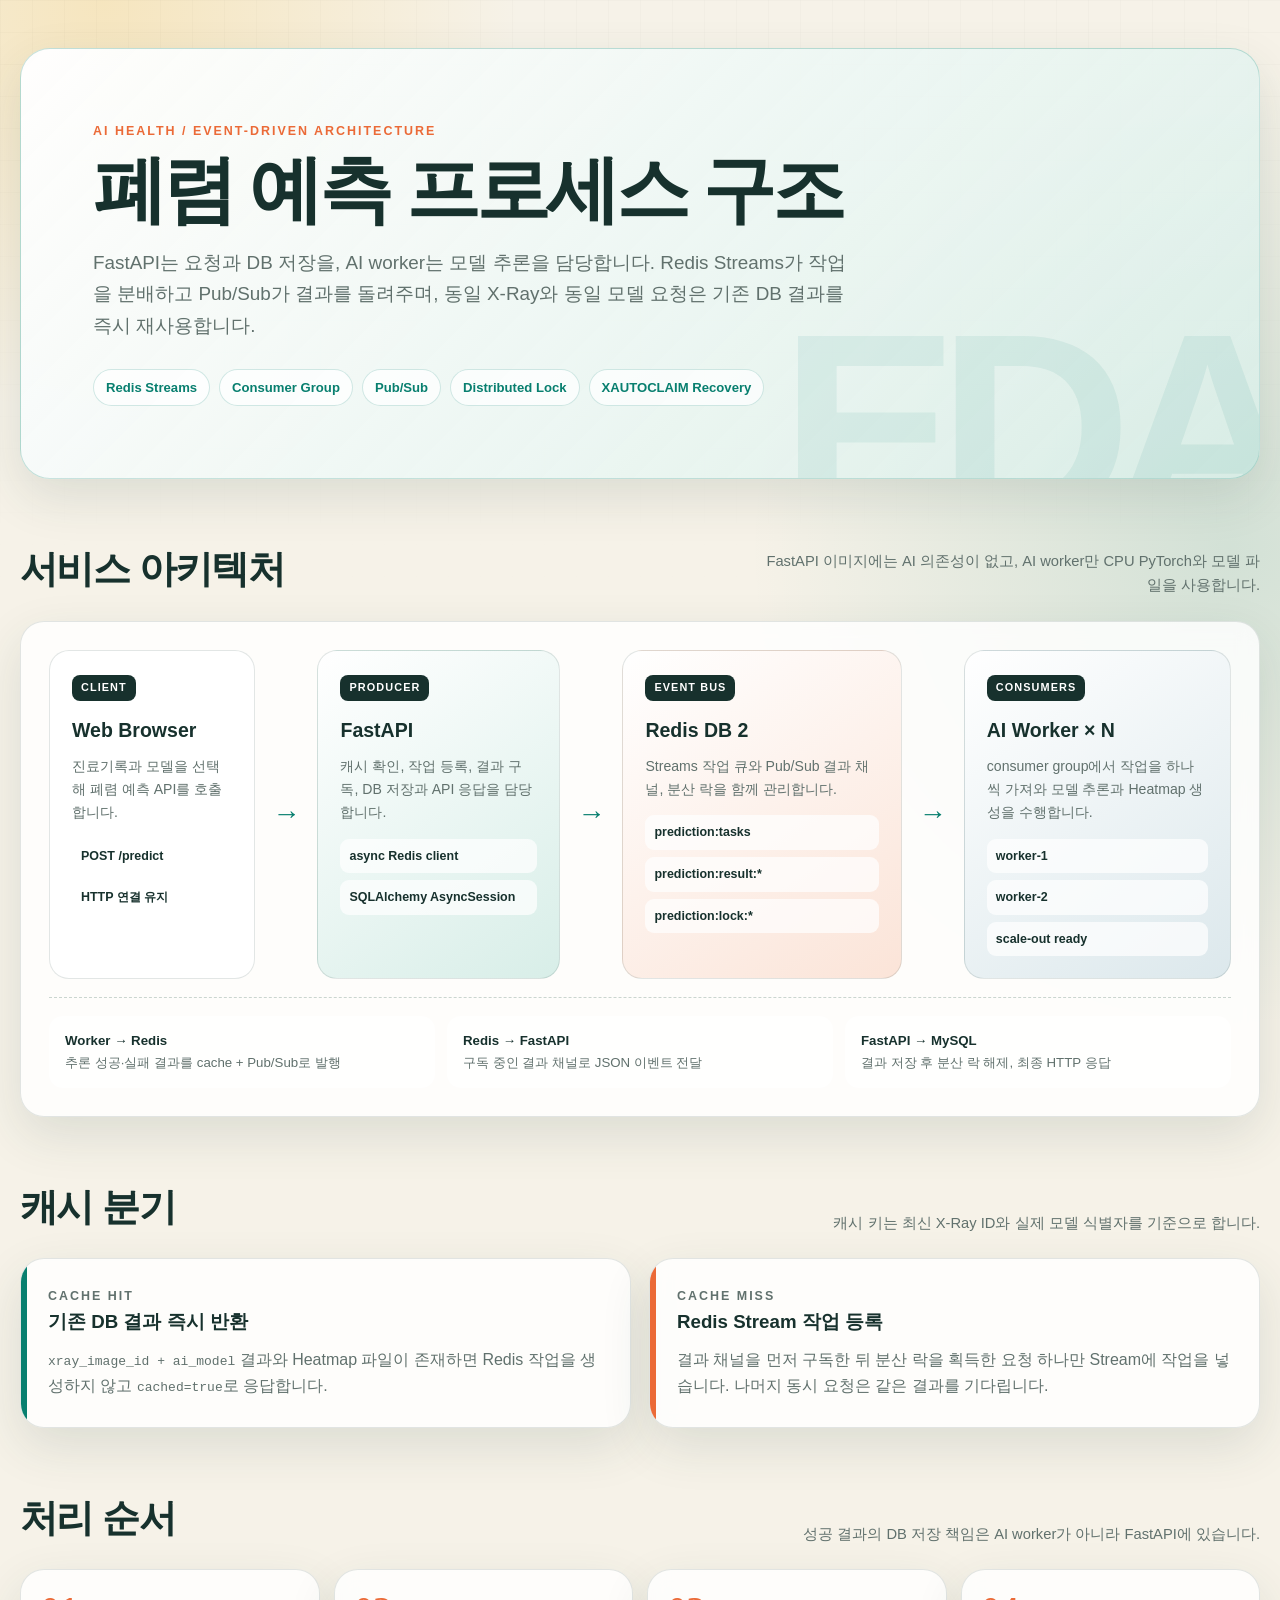
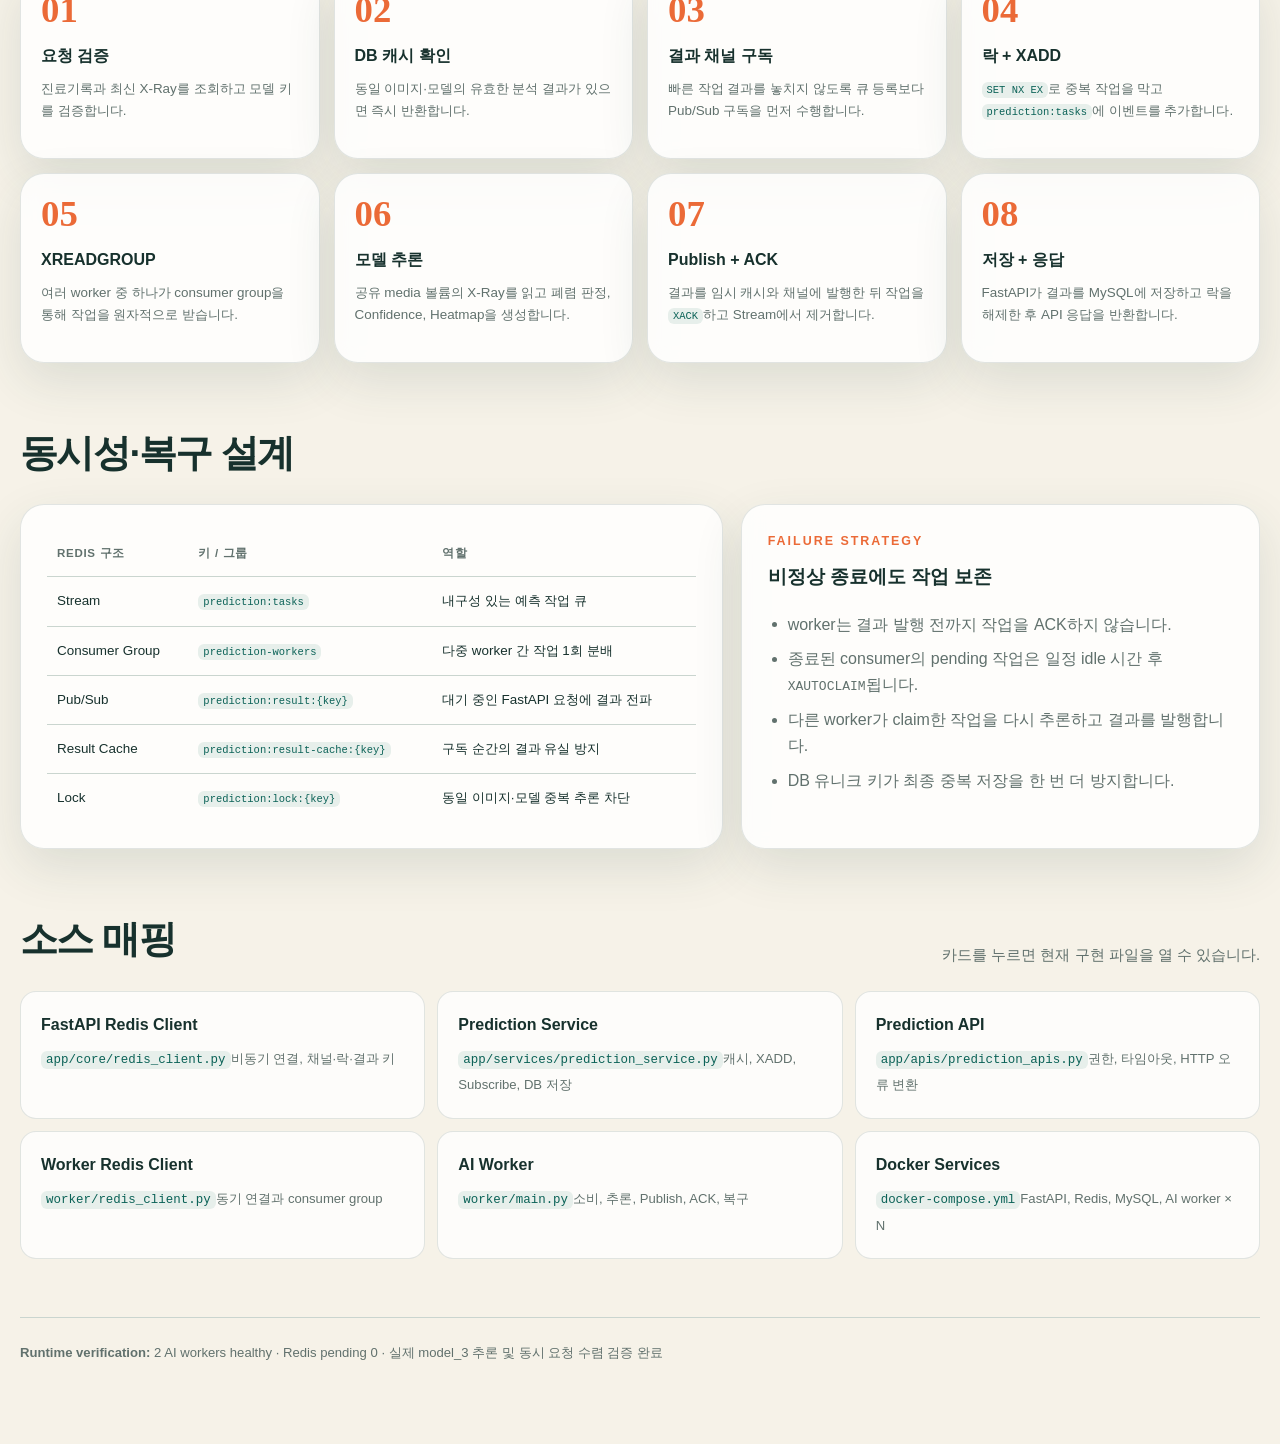
<file: docs/폐렴예측_Event_Driven_프로세스.html>
<!doctype html>
<html lang="ko">
<head>
  <meta charset="utf-8">
  <meta name="viewport" content="width=device-width, initial-scale=1">
  <title>폐렴 예측 Event-Driven Architecture</title>
  <style>
    :root {
      --ink: #17312d;
      --muted: #61716d;
      --paper: #f6f2e8;
      --surface: rgba(255, 255, 255, 0.82);
      --line: #cad5cf;
      --teal: #087f6f;
      --teal-soft: #d8eee8;
      --orange: #eb6a37;
      --orange-soft: #fbe4d8;
      --navy: #244c5a;
      --yellow: #f5c453;
      --shadow: 0 18px 50px rgba(30, 66, 57, 0.12);
    }

    * { box-sizing: border-box; }

    html { scroll-behavior: smooth; }

    body {
      margin: 0;
      color: var(--ink);
      background:
        radial-gradient(circle at 8% 0%, rgba(245, 196, 83, 0.28), transparent 26rem),
        radial-gradient(circle at 96% 18%, rgba(8, 127, 111, 0.15), transparent 30rem),
        var(--paper);
      font-family: "Avenir Next", "Noto Sans KR", sans-serif;
      line-height: 1.65;
    }

    body::before {
      content: "";
      position: fixed;
      inset: 0;
      z-index: -1;
      opacity: 0.22;
      background-image: linear-gradient(rgba(23, 49, 45, 0.08) 1px, transparent 1px),
                        linear-gradient(90deg, rgba(23, 49, 45, 0.08) 1px, transparent 1px);
      background-size: 32px 32px;
      mask-image: linear-gradient(to bottom, black, transparent 75%);
    }

    .page {
      width: min(1240px, calc(100% - 36px));
      margin: 0 auto;
      padding: 48px 0 80px;
    }

    .hero {
      position: relative;
      overflow: hidden;
      padding: clamp(34px, 6vw, 72px);
      border: 1px solid rgba(8, 127, 111, 0.22);
      border-radius: 30px;
      background: linear-gradient(135deg, rgba(255,255,255,.96), rgba(216,238,232,.82));
      box-shadow: var(--shadow);
      animation: rise .65s ease-out both;
    }

    .hero::after {
      content: "EDA";
      position: absolute;
      right: -24px;
      bottom: -84px;
      color: rgba(8, 127, 111, 0.08);
      font-size: clamp(9rem, 21vw, 18rem);
      font-weight: 900;
      line-height: 1;
      letter-spacing: -0.08em;
    }

    .eyebrow {
      margin: 0 0 10px;
      color: var(--orange);
      font-size: .78rem;
      font-weight: 800;
      letter-spacing: .16em;
      text-transform: uppercase;
    }

    h1, h2, h3, p { margin-top: 0; }

    h1 {
      position: relative;
      z-index: 1;
      max-width: 860px;
      margin-bottom: 20px;
      font-size: clamp(2.25rem, 5.8vw, 5.2rem);
      line-height: 1.02;
      letter-spacing: -0.055em;
    }

    .hero-copy {
      position: relative;
      z-index: 1;
      max-width: 760px;
      color: var(--muted);
      font-size: clamp(1rem, 1.8vw, 1.18rem);
    }

    .badges {
      position: relative;
      z-index: 1;
      display: flex;
      flex-wrap: wrap;
      gap: 9px;
      margin-top: 28px;
    }

    .badge {
      padding: 7px 12px;
      border: 1px solid rgba(8, 127, 111, 0.18);
      border-radius: 999px;
      background: rgba(255,255,255,.72);
      color: var(--teal);
      font-size: .82rem;
      font-weight: 750;
    }

    section { margin-top: 58px; }

    .section-head {
      display: flex;
      align-items: end;
      justify-content: space-between;
      gap: 24px;
      margin-bottom: 20px;
    }

    h2 {
      margin-bottom: 0;
      font-size: clamp(1.65rem, 3vw, 2.45rem);
      letter-spacing: -0.04em;
    }

    .section-note {
      max-width: 500px;
      margin-bottom: 3px;
      color: var(--muted);
      text-align: right;
      font-size: .92rem;
    }

    .panel {
      border: 1px solid rgba(23, 49, 45, .12);
      border-radius: 24px;
      background: var(--surface);
      box-shadow: var(--shadow);
      backdrop-filter: blur(10px);
    }

    .architecture { padding: 28px; }

    .arch-grid {
      display: grid;
      grid-template-columns: minmax(150px, .85fr) 42px minmax(190px, 1fr) 42px minmax(220px, 1.15fr) 42px minmax(220px, 1.1fr);
      align-items: stretch;
      gap: 10px;
    }

    .node {
      min-height: 190px;
      padding: 22px;
      border-radius: 20px;
      border: 1px solid rgba(23,49,45,.12);
      background: #fff;
    }

    .node.api { background: linear-gradient(145deg, #fff, var(--teal-soft)); }
    .node.redis { background: linear-gradient(145deg, #fff, var(--orange-soft)); }
    .node.worker { background: linear-gradient(145deg, #fff, #dce8ec); }

    .node-label {
      display: inline-block;
      margin-bottom: 13px;
      padding: 4px 9px;
      border-radius: 8px;
      background: var(--ink);
      color: #fff;
      font-size: .68rem;
      font-weight: 800;
      letter-spacing: .1em;
    }

    .node h3 { margin-bottom: 9px; font-size: 1.22rem; }
    .node p { margin-bottom: 0; color: var(--muted); font-size: .88rem; }

    .mini-list {
      display: grid;
      gap: 7px;
      margin-top: 14px;
    }

    .mini-list span {
      display: block;
      padding: 7px 9px;
      border-radius: 9px;
      background: rgba(255,255,255,.72);
      color: var(--ink);
      font-size: .78rem;
      font-weight: 700;
    }

    .arrow {
      display: grid;
      place-items: center;
      color: var(--teal);
      font-size: 1.75rem;
      font-weight: 800;
      animation: pulse 1.8s ease-in-out infinite;
    }

    .return-rail {
      display: grid;
      grid-template-columns: 1fr 1fr 1fr;
      gap: 12px;
      margin-top: 18px;
      padding-top: 18px;
      border-top: 1px dashed var(--line);
    }

    .rail-item {
      padding: 14px 16px;
      border-radius: 14px;
      background: rgba(255,255,255,.72);
      color: var(--muted);
      font-size: .83rem;
    }

    .rail-item strong { display: block; color: var(--ink); }

    .decision-grid {
      display: grid;
      grid-template-columns: 1fr 1fr;
      gap: 18px;
    }

    .decision {
      position: relative;
      overflow: hidden;
      padding: 27px;
    }

    .decision::before {
      content: "";
      position: absolute;
      inset: 0 auto 0 0;
      width: 6px;
      background: var(--teal);
    }

    .decision.miss::before { background: var(--orange); }
    .decision h3 { margin-bottom: 9px; }
    .decision p { margin-bottom: 0; color: var(--muted); }

    .sequence {
      display: grid;
      grid-template-columns: repeat(4, 1fr);
      gap: 14px;
    }

    .step {
      position: relative;
      min-height: 190px;
      padding: 22px 20px;
      overflow: hidden;
    }

    .step-number {
      color: var(--orange);
      font-family: Georgia, serif;
      font-size: 2.3rem;
      font-weight: 800;
      line-height: 1;
    }

    .step h3 { margin: 13px 0 8px; font-size: 1rem; }
    .step p { margin-bottom: 0; color: var(--muted); font-size: .84rem; }

    .step code, td code, .source code {
      border-radius: 6px;
      background: #e7efeb;
      color: #0b6257;
      padding: 2px 5px;
      font-family: "SFMono-Regular", Consolas, monospace;
      font-size: .78em;
    }

    .detail-grid {
      display: grid;
      grid-template-columns: 1.15fr .85fr;
      gap: 18px;
    }

    .table-wrap, .resilience { padding: 26px; }

    table { width: 100%; border-collapse: collapse; }
    th, td { padding: 13px 10px; border-bottom: 1px solid var(--line); text-align: left; font-size: .84rem; }
    th { color: var(--muted); font-size: .72rem; letter-spacing: .06em; text-transform: uppercase; }
    tr:last-child td { border-bottom: 0; }

    .resilience ul { margin: 13px 0 0; padding-left: 20px; color: var(--muted); }
    .resilience li + li { margin-top: 8px; }

    .sources {
      display: grid;
      grid-template-columns: repeat(3, 1fr);
      gap: 12px;
    }

    .source {
      display: block;
      min-height: 128px;
      padding: 20px;
      border: 1px solid rgba(23,49,45,.12);
      border-radius: 16px;
      background: rgba(255,255,255,.76);
      color: inherit;
      text-decoration: none;
      transition: transform .2s ease, border-color .2s ease;
    }

    .source:hover { transform: translateY(-4px); border-color: var(--teal); }
    .source strong { display: block; margin-bottom: 7px; }
    .source span { color: var(--muted); font-size: .82rem; }

    .footer {
      margin-top: 58px;
      padding: 24px 0 0;
      border-top: 1px solid var(--line);
      color: var(--muted);
      font-size: .82rem;
    }

    @keyframes rise {
      from { opacity: 0; transform: translateY(18px); }
      to { opacity: 1; transform: translateY(0); }
    }

    @keyframes pulse {
      0%, 100% { transform: translateX(0); opacity: .55; }
      50% { transform: translateX(4px); opacity: 1; }
    }

    @media (max-width: 980px) {
      .arch-grid { grid-template-columns: 1fr; }
      .arrow {
        min-height: 30px;
        animation: none;
        transform: rotate(90deg);
      }
      .return-rail, .sequence { grid-template-columns: 1fr 1fr; }
      .sources { grid-template-columns: 1fr 1fr; }
    }

    @media (max-width: 680px) {
      .page { width: min(100% - 22px, 1240px); padding-top: 18px; }
      .hero { border-radius: 22px; padding: 29px 23px; }
      .section-head { display: block; }
      .section-note { margin-top: 8px; text-align: left; }
      .decision-grid, .detail-grid, .sequence, .return-rail, .sources { grid-template-columns: 1fr; }
      .architecture { padding: 16px; }
      section { margin-top: 42px; }
    }
  </style>
</head>
<body>
  <main class="page">
    <header class="hero">
      <p class="eyebrow">AI Health / Event-Driven Architecture</p>
      <h1>폐렴 예측 프로세스 구조</h1>
      <p class="hero-copy">
        FastAPI는 요청과 DB 저장을, AI worker는 모델 추론을 담당합니다.
        Redis Streams가 작업을 분배하고 Pub/Sub가 결과를 돌려주며,
        동일 X-Ray와 동일 모델 요청은 기존 DB 결과를 즉시 재사용합니다.
      </p>
      <div class="badges">
        <span class="badge">Redis Streams</span>
        <span class="badge">Consumer Group</span>
        <span class="badge">Pub/Sub</span>
        <span class="badge">Distributed Lock</span>
        <span class="badge">XAUTOCLAIM Recovery</span>
      </div>
    </header>

    <section>
      <div class="section-head">
        <h2>서비스 아키텍처</h2>
        <p class="section-note">FastAPI 이미지에는 AI 의존성이 없고, AI worker만 CPU PyTorch와 모델 파일을 사용합니다.</p>
      </div>
      <div class="panel architecture">
        <div class="arch-grid">
          <article class="node">
            <span class="node-label">CLIENT</span>
            <h3>Web Browser</h3>
            <p>진료기록과 모델을 선택해 폐렴 예측 API를 호출합니다.</p>
            <div class="mini-list"><span>POST /predict</span><span>HTTP 연결 유지</span></div>
          </article>
          <div class="arrow" aria-hidden="true">→</div>
          <article class="node api">
            <span class="node-label">PRODUCER</span>
            <h3>FastAPI</h3>
            <p>캐시 확인, 작업 등록, 결과 구독, DB 저장과 API 응답을 담당합니다.</p>
            <div class="mini-list"><span>async Redis client</span><span>SQLAlchemy AsyncSession</span></div>
          </article>
          <div class="arrow" aria-hidden="true">→</div>
          <article class="node redis">
            <span class="node-label">EVENT BUS</span>
            <h3>Redis DB 2</h3>
            <p>Streams 작업 큐와 Pub/Sub 결과 채널, 분산 락을 함께 관리합니다.</p>
            <div class="mini-list"><span>prediction:tasks</span><span>prediction:result:*</span><span>prediction:lock:*</span></div>
          </article>
          <div class="arrow" aria-hidden="true">→</div>
          <article class="node worker">
            <span class="node-label">CONSUMERS</span>
            <h3>AI Worker × N</h3>
            <p>consumer group에서 작업을 하나씩 가져와 모델 추론과 Heatmap 생성을 수행합니다.</p>
            <div class="mini-list"><span>worker-1</span><span>worker-2</span><span>scale-out ready</span></div>
          </article>
        </div>
        <div class="return-rail">
          <div class="rail-item"><strong>Worker → Redis</strong>추론 성공·실패 결과를 cache + Pub/Sub로 발행</div>
          <div class="rail-item"><strong>Redis → FastAPI</strong>구독 중인 결과 채널로 JSON 이벤트 전달</div>
          <div class="rail-item"><strong>FastAPI → MySQL</strong>결과 저장 후 분산 락 해제, 최종 HTTP 응답</div>
        </div>
      </div>
    </section>

    <section>
      <div class="section-head">
        <h2>캐시 분기</h2>
        <p class="section-note">캐시 키는 최신 X-Ray ID와 실제 모델 식별자를 기준으로 합니다.</p>
      </div>
      <div class="decision-grid">
        <article class="panel decision">
          <p class="eyebrow">Cache Hit</p>
          <h3>기존 DB 결과 즉시 반환</h3>
          <p><code>xray_image_id + ai_model</code> 결과와 Heatmap 파일이 존재하면 Redis 작업을 생성하지 않고 <code>cached=true</code>로 응답합니다.</p>
        </article>
        <article class="panel decision miss">
          <p class="eyebrow">Cache Miss</p>
          <h3>Redis Stream 작업 등록</h3>
          <p>결과 채널을 먼저 구독한 뒤 분산 락을 획득한 요청 하나만 Stream에 작업을 넣습니다. 나머지 동시 요청은 같은 결과를 기다립니다.</p>
        </article>
      </div>
    </section>

    <section>
      <div class="section-head">
        <h2>처리 순서</h2>
        <p class="section-note">성공 결과의 DB 저장 책임은 AI worker가 아니라 FastAPI에 있습니다.</p>
      </div>
      <div class="sequence">
        <article class="panel step"><span class="step-number">01</span><h3>요청 검증</h3><p>진료기록과 최신 X-Ray를 조회하고 모델 키를 검증합니다.</p></article>
        <article class="panel step"><span class="step-number">02</span><h3>DB 캐시 확인</h3><p>동일 이미지·모델의 유효한 분석 결과가 있으면 즉시 반환합니다.</p></article>
        <article class="panel step"><span class="step-number">03</span><h3>결과 채널 구독</h3><p>빠른 작업 결과를 놓치지 않도록 큐 등록보다 Pub/Sub 구독을 먼저 수행합니다.</p></article>
        <article class="panel step"><span class="step-number">04</span><h3>락 + XADD</h3><p><code>SET NX EX</code>로 중복 작업을 막고 <code>prediction:tasks</code>에 이벤트를 추가합니다.</p></article>
        <article class="panel step"><span class="step-number">05</span><h3>XREADGROUP</h3><p>여러 worker 중 하나가 consumer group을 통해 작업을 원자적으로 받습니다.</p></article>
        <article class="panel step"><span class="step-number">06</span><h3>모델 추론</h3><p>공유 media 볼륨의 X-Ray를 읽고 폐렴 판정, Confidence, Heatmap을 생성합니다.</p></article>
        <article class="panel step"><span class="step-number">07</span><h3>Publish + ACK</h3><p>결과를 임시 캐시와 채널에 발행한 뒤 작업을 <code>XACK</code>하고 Stream에서 제거합니다.</p></article>
        <article class="panel step"><span class="step-number">08</span><h3>저장 + 응답</h3><p>FastAPI가 결과를 MySQL에 저장하고 락을 해제한 후 API 응답을 반환합니다.</p></article>
      </div>
    </section>

    <section>
      <div class="section-head"><h2>동시성·복구 설계</h2></div>
      <div class="detail-grid">
        <div class="panel table-wrap">
          <table>
            <thead><tr><th>Redis 구조</th><th>키 / 그룹</th><th>역할</th></tr></thead>
            <tbody>
              <tr><td>Stream</td><td><code>prediction:tasks</code></td><td>내구성 있는 예측 작업 큐</td></tr>
              <tr><td>Consumer Group</td><td><code>prediction-workers</code></td><td>다중 worker 간 작업 1회 분배</td></tr>
              <tr><td>Pub/Sub</td><td><code>prediction:result:{key}</code></td><td>대기 중인 FastAPI 요청에 결과 전파</td></tr>
              <tr><td>Result Cache</td><td><code>prediction:result-cache:{key}</code></td><td>구독 순간의 결과 유실 방지</td></tr>
              <tr><td>Lock</td><td><code>prediction:lock:{key}</code></td><td>동일 이미지·모델 중복 추론 차단</td></tr>
            </tbody>
          </table>
        </div>
        <aside class="panel resilience">
          <p class="eyebrow">Failure Strategy</p>
          <h3>비정상 종료에도 작업 보존</h3>
          <ul>
            <li>worker는 결과 발행 전까지 작업을 ACK하지 않습니다.</li>
            <li>종료된 consumer의 pending 작업은 일정 idle 시간 후 <code>XAUTOCLAIM</code>됩니다.</li>
            <li>다른 worker가 claim한 작업을 다시 추론하고 결과를 발행합니다.</li>
            <li>DB 유니크 키가 최종 중복 저장을 한 번 더 방지합니다.</li>
          </ul>
        </aside>
      </div>
    </section>

    <section>
      <div class="section-head">
        <h2>소스 매핑</h2>
        <p class="section-note">카드를 누르면 현재 구현 파일을 열 수 있습니다.</p>
      </div>
      <div class="sources">
        <a class="source" href="../app/core/redis_client.py"><strong>FastAPI Redis Client</strong><code>app/core/redis_client.py</code><span>비동기 연결, 채널·락·결과 키</span></a>
        <a class="source" href="../app/services/prediction_service.py"><strong>Prediction Service</strong><code>app/services/prediction_service.py</code><span>캐시, XADD, Subscribe, DB 저장</span></a>
        <a class="source" href="../app/apis/prediction_apis.py"><strong>Prediction API</strong><code>app/apis/prediction_apis.py</code><span>권한, 타임아웃, HTTP 오류 변환</span></a>
        <a class="source" href="../worker/redis_client.py"><strong>Worker Redis Client</strong><code>worker/redis_client.py</code><span>동기 연결과 consumer group</span></a>
        <a class="source" href="../worker/main.py"><strong>AI Worker</strong><code>worker/main.py</code><span>소비, 추론, Publish, ACK, 복구</span></a>
        <a class="source" href="../docker-compose.yml"><strong>Docker Services</strong><code>docker-compose.yml</code><span>FastAPI, Redis, MySQL, AI worker × N</span></a>
      </div>
    </section>

    <footer class="footer">
      <strong>Runtime verification:</strong> 2 AI workers healthy · Redis pending 0 · 실제 model_3 추론 및 동시 요청 수렴 검증 완료
    </footer>
  </main>
</body>
</html>
</file>
